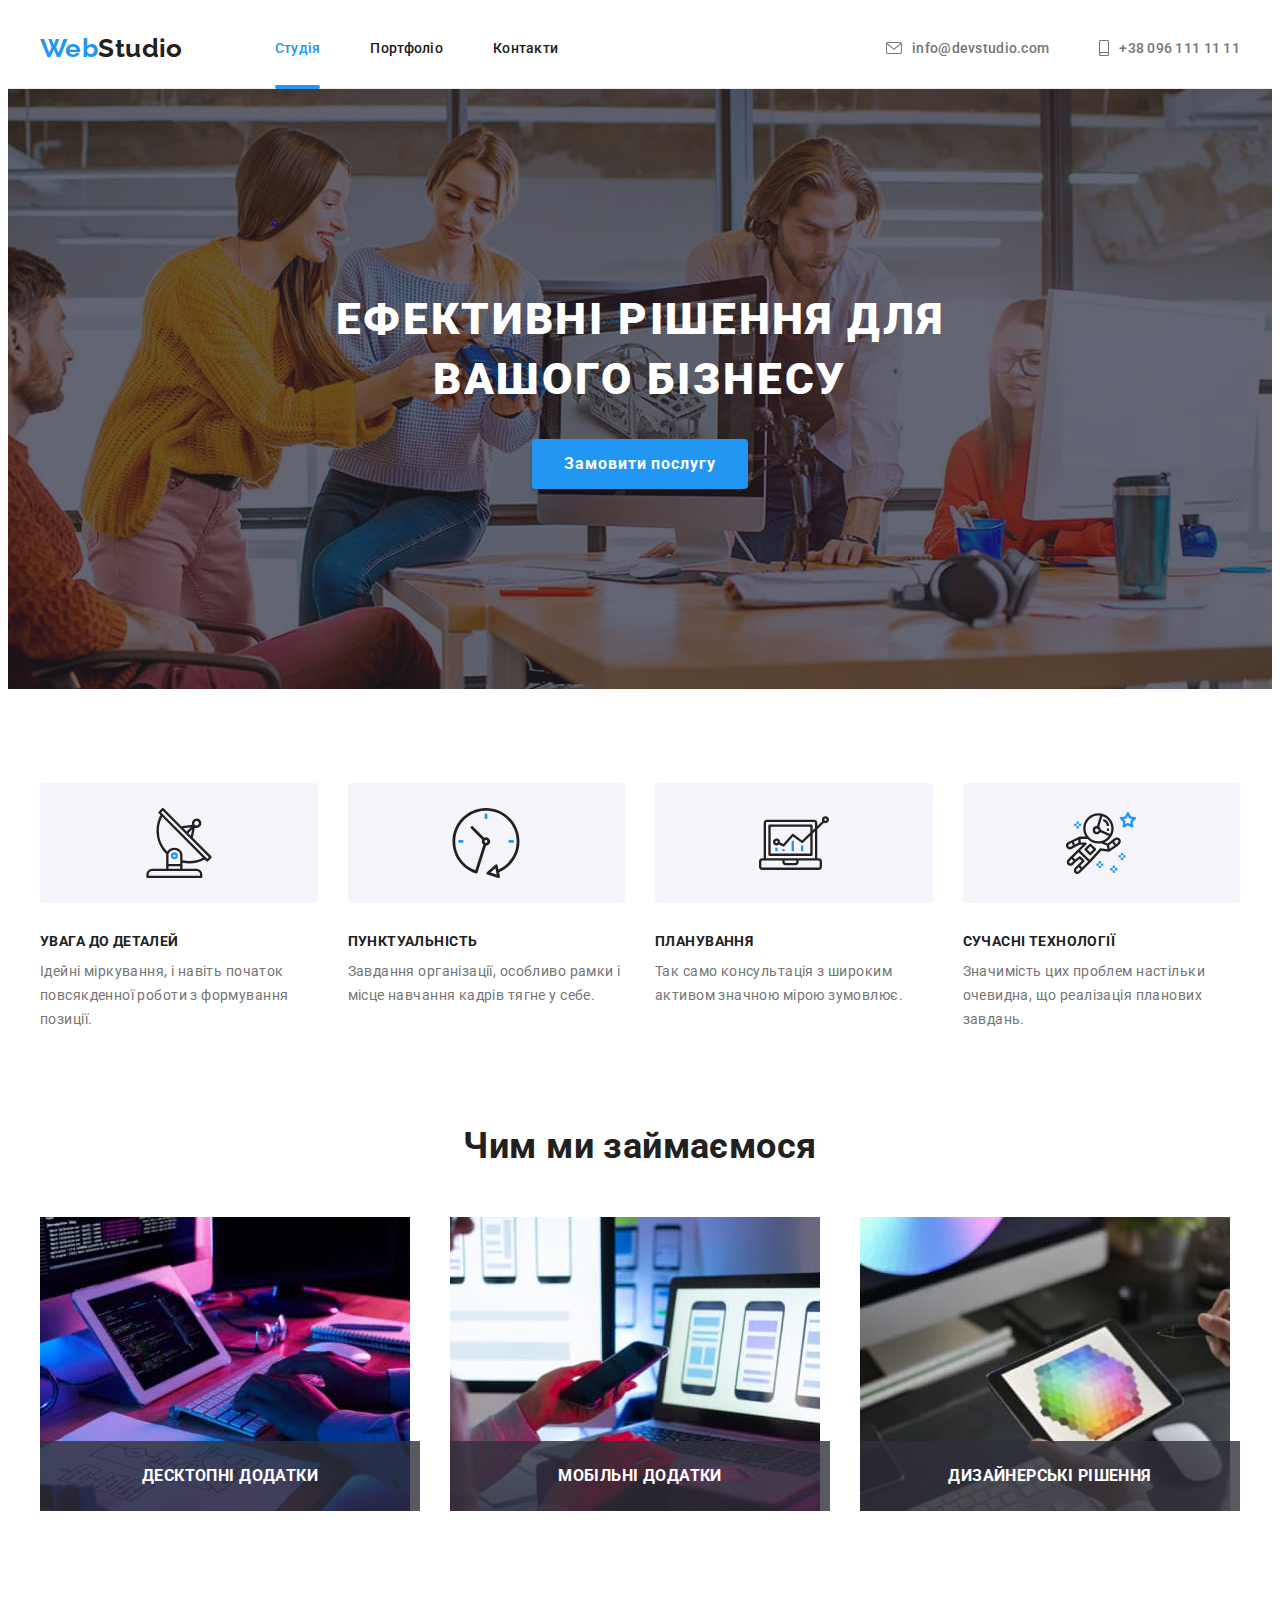
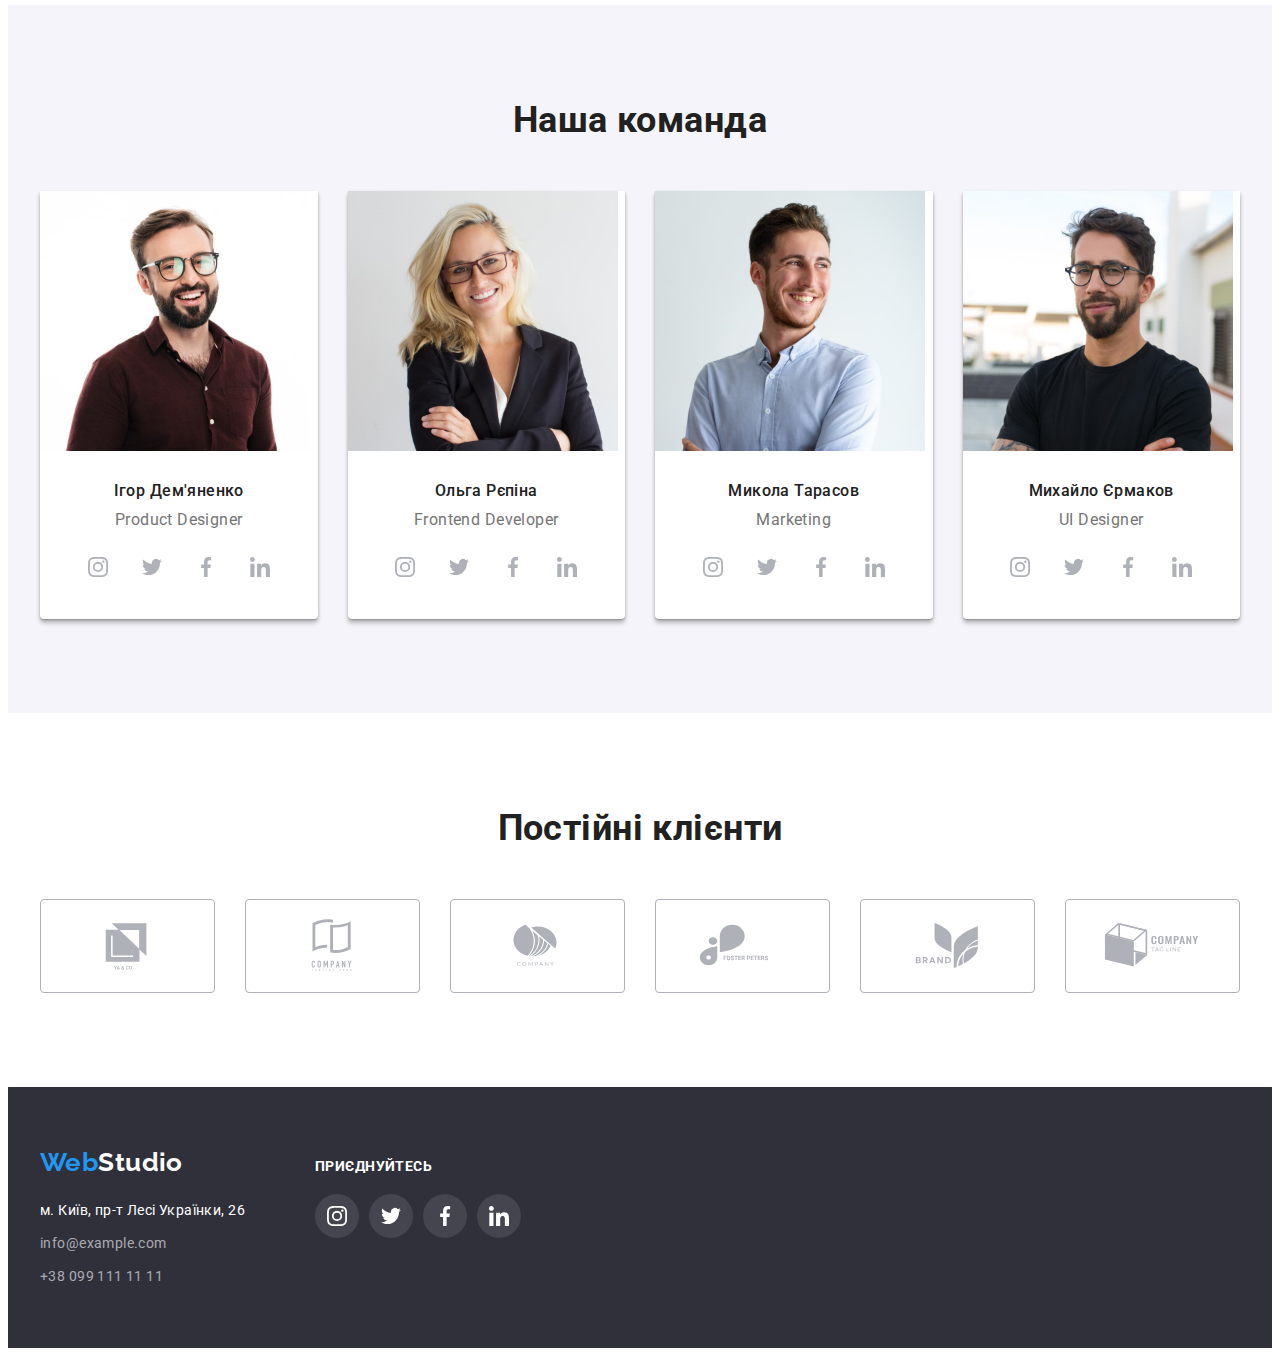
<file: index.html>
<!DOCTYPE html>
<html lang="uk">
  <head>
    <meta charset="UTF-8" />
    <meta http-equiv="X-UA-Compatible" content="IE=edge" />
    <meta name="viewport" content="width=device-width, initial-scale=1.0" />
    <title>Студія</title>
    <link rel="preconnect" href="https://fonts.googleapis.com" />
    <link rel="preconnect" href="https://fonts.gstatic.com" crossorigin />
    <link
      href="https://fonts.googleapis.com/css2?family=Raleway:wght@700&family=Roboto:wght@400;500;700;900&display=swap"
      rel="stylesheet"
    />
    <link
      rel="stylesheet"
      href="https://cdnjs.cloudflare.com/ajax/libs/modern-normalize/1.1.0/modern-normalize.min.css"
      integrity="sha512-wpPYUAdjBVSE4KJnH1VR1HeZfpl1ub8YT/NKx4PuQ5NmX2tKuGu6U/JRp5y+Y8XG2tV+wKQpNHVUX03MfMFn9Q=="
      crossorigin="anonymous"
      referrerpolicy="no-referrer"
    />
    <link rel="stylesheet" href="./css/styles.css" />
  </head>
  <body>
    <header class="top-page">
      <div class="container-top-page container">
        <a class="logo-top logo" href=""><span class="logo-first">Web</span>Studio</a>
        <nav class="nav">
          <ul class="list-nav list">
            <li class="nav-item">
              <a class="nav-link link current" href="./index.html">Студія</a>
            </li>
            <li class="nav-item"><a class="nav-link link" href="./portfolio.html">Портфоліо</a></li>
            <li class="nav-item"><a class="nav-link link" href="">Контакти</a></li>
          </ul>
        </nav>

        <ul class="contact list">
          <li class="contact-item">
            <a class="contact-link link" href="mailto:info@example.com">
              <svg class="contact-icon" width="16" height="12">
                <use href="./images/icons.svg#envelope"></use>
              </svg>
              info@devstudio.com
            </a>
          </li>
          <li class="contact-item">
            <a class="contact-link link" href="tel:380991111111">
              <svg class="contact-icon" width="10" height="16">
                <use href="./images/icons.svg#smartphone"></use>
              </svg>
              +38 096 111 11 11</a
            >
          </li>
        </ul>
      </div>
    </header>

    <main>
      <!--Герой-->
      <section class="hero">
        <div class="hero-container container">
          <h1 class="title">Ефективні рішення для вашого бізнесу</h1>
          <button class="main-btn btn" type="button" data-modal-open>Замовити послугу</button>
        </div>
      </section>
      <!--Наші переваги-->
      <section class="advantage section">
        <div class="container">
          <h2 class="visually-hidden">Наші переваги</h2>
          <ul class="list-advantage list">
            <li class="advantage-item satelite">
              <div class="box-icon">
                <svg class="advantage-icon" width="70" height="70">
                  <use href="./images/icons.svg#antenna"></use>
                </svg>
              </div>
              <h3 class="advantage-subtitle">Увага до деталей</h3>
              <p class="advantage-text">
                Ідейні міркування, і навіть початок повсякденної роботи з формування позиції.
              </p>
            </li>

            <li class="advantage-item clock">
              <div class="box-icon">
                <svg class="advantage-icon" width="70" height="70">
                  <use href="./images/icons.svg#clock"></use>
                </svg>
              </div>
              <h3 class="advantage-subtitle">Пунктуальність</h3>
              <p class="advantage-text">
                Завдання організації, особливо рамки і місце навчання кадрів тягне у себе.
              </p>
            </li>

            <li class="advantage-item plan">
              <div class="box-icon">
                <svg class="advantage-icon" width="70" height="70">
                  <use href="./images/icons.svg#diagram"></use>
                </svg>
              </div>
              <h3 class="advantage-subtitle">Планування</h3>
              <p class="advantage-text">
                Так само консультація з широким активом значною мірою зумовлює.
              </p>
            </li>

            <li class="advantage-item austronavt">
              <div class="box-icon">
                <svg class="advantage-icon" width="70" height="70">
                  <use href="./images/icons.svg#astronaut"></use>
                </svg>
              </div>
              <h3 class="advantage-subtitle">Сучасні технології</h3>
              <p class="advantage-text">
                Значимість цих проблем настільки очевидна, що реалізація планових завдань.
              </p>
            </li>
          </ul>
        </div>
      </section>
      <!--Чим ми займаємося-->
      <section class="practice section">
        <div class="container">
          <h2 class="practice-subtitle">Чим ми займаємося</h2>

          <ul class="list-practice list card-set">
            <li class="practice-item card-set-item">
              <img
                class="pic-practice"
                src="./images/index/what-we-do/img(4).jpg"
                alt="Розробка"
                width="370"
              />
              <div class="thumb">
                <h3>Десктопні додатки</h3>
              </div>
            </li>

            <li class="practice-item card-set-item">
              <img
                class="pic-practice"
                src="./images/index/what-we-do/img(5).jpg"
                alt="Адаптивна розробка"
                width="370"
              />
              <div class="thumb">
                <h3>Мобільні додатки</h3>
              </div>
            </li>

            <li class="practice-item card-set-item">
              <img
                class="pic-practice"
                src="./images/index/what-we-do/img(6).jpg"
                alt="Дизайн"
                width="370"
              />
              <div class="thumb">
                <h3>Дизайнерські рішення</h3>
              </div>
            </li>
          </ul>
        </div>
      </section>
      <!--Наша команда-->
      <section class="team section">
        <div class="container">
          <h2 class="team-title">Наша команда</h2>

          <ul class="list-team list card-set">
            <li class="team-item card-set-item">
              <img
                class="avatar"
                src="./images/index/our-team/productdesigner.jpg"
                alt="Ігор Дем'яненко"
                width="270"
              />
              <div class="avatar-content">
                <h3 class="team-subtitle">Ігор Дем'яненко</h3>
                <p lang="en" class="team-text">Product Designer</p>
                <ul class="list-icon list">
                  <li class="icon-item">
                    <a
                      class="link icon-link"
                      href="https://www.instagram.com/"
                      target="_blank"
                      rel="noopener noreferrer"
                      aria-label="instagram"
                      ><svg class="socials-icon" width="20" height="20">
                        <use href="./images/icons.svg#instagram"></use></svg
                    ></a>
                  </li>
                  <li class="icon-item">
                    <a
                      class="link icon-link"
                      href="https://twitter.com/"
                      target="_blank"
                      rel="noopener noreferrer"
                      aria-label="twitter"
                      ><svg class="socials-icon" width="20" height="20">
                        <use href="./images/icons.svg#twitter"></use></svg
                    ></a>
                  </li>
                  <li class="icon-item">
                    <a
                      class="link icon-link"
                      href="https://www.facebook.com/"
                      target="_blank"
                      rel="noopener noreferrer"
                      aria-label="facebook"
                      ><svg class="socials-icon" width="20" height="20">
                        <use href="./images/icons.svg#facebook"></use></svg
                    ></a>
                  </li>
                  <li class="icon-item">
                    <a
                      class="link icon-link"
                      href="https://ua.linkedin.com/"
                      target="_blank"
                      rel="noopener noreferrer"
                      aria-label="linkedin"
                      ><svg class="socials-icon" width="20" height="20">
                        <use href="./images/icons.svg#linkedin"></use></svg
                    ></a>
                  </li>
                </ul>
              </div>
            </li>

            <li class="team-item card-set-item">
              <img
                class="avatar"
                src="./images/index/our-team/frontenddeveloper.jpg"
                alt="Ольга Рєпіна"
                width="270"
              />
              <div class="avatar-content">
                <h3 class="team-subtitle">Ольга Рєпіна</h3>
                <p lang="en" class="team-text">Frontend Developer</p>
                <ul class="list-icon list">
                  <li class="icon-item">
                    <a
                      class="link icon-link"
                      href="https://www.instagram.com/"
                      target="_blank"
                      rel="noopener noreferrer"
                      aria-label="instagram"
                      ><svg class="socials-icon" width="20" height="20">
                        <use href="./images/icons.svg#instagram"></use></svg
                    ></a>
                  </li>
                  <li class="icon-item">
                    <a
                      class="link icon-link"
                      href="https://twitter.com/"
                      target="_blank"
                      rel="noopener noreferrer"
                      aria-label="twitter"
                      ><svg class="socials-icon" width="20" height="20">
                        <use href="./images/icons.svg#twitter"></use></svg
                    ></a>
                  </li>
                  <li class="icon-item">
                    <a
                      class="link icon-link"
                      href="https://www.facebook.com/"
                      target="_blank"
                      rel="noopener noreferrer"
                      aria-label="facebook"
                      ><svg class="socials-icon" width="20" height="20">
                        <use href="./images/icons.svg#facebook"></use></svg
                    ></a>
                  </li>
                  <li class="icon-item">
                    <a
                      class="link icon-link"
                      href="https://ua.linkedin.com/"
                      target="_blank"
                      rel="noopener noreferrer"
                      aria-label="linkedin"
                      ><svg class="socials-icon" width="20" height="20">
                        <use href="./images/icons.svg#linkedin"></use></svg
                    ></a>
                  </li>
                </ul>
              </div>
            </li>

            <li class="team-item card-set-item">
              <img
                class="avatar"
                src="./images/index/our-team/marketing.jpg"
                alt="Микола Тарасов"
                width="270"
              />
              <div class="avatar-content">
                <h3 class="team-subtitle">Микола Тарасов</h3>
                <p lang="en" class="team-text">Marketing</p>
                <ul class="list-icon list">
                  <li class="icon-item">
                    <a
                      class="link icon-link"
                      href="https://www.instagram.com/"
                      target="_blank"
                      rel="noopener noreferrer"
                      aria-label="instagram"
                      ><svg class="socials-icon" width="20" height="20">
                        <use href="./images/icons.svg#instagram"></use></svg
                    ></a>
                  </li>

                  <li class="icon-item">
                    <a
                      class="link icon-link"
                      href="https://twitter.com/"
                      target="_blank"
                      rel="noopener noreferrer"
                      aria-label="twitter"
                      ><svg class="socials-icon" width="20" height="20">
                        <use href="./images/icons.svg#twitter"></use></svg
                    ></a>
                  </li>

                  <li class="icon-item">
                    <a
                      class="link icon-link"
                      href="https://www.facebook.com/"
                      target="_blank"
                      rel="noopener noreferrer"
                      aria-label="facebook"
                      ><svg class="socials-icon" width="20" height="20">
                        <use href="./images/icons.svg#facebook"></use></svg
                    ></a>
                  </li>

                  <li class="icon-item">
                    <a
                      class="link icon-link"
                      href="https://ua.linkedin.com/"
                      target="_blank"
                      rel="noopener noreferrer"
                      aria-label="linkedin"
                      ><svg class="socials-icon" width="20" height="20">
                        <use href="./images/icons.svg#linkedin"></use></svg
                    ></a>
                  </li>
                </ul>
              </div>
            </li>

            <li class="team-item card-set-item">
              <img
                class="avatar"
                src="./images/index/our-team/uidesigner.jpg"
                alt="Михайло Єрмаков"
                width="270"
              />
              <div class="avatar-content">
                <h3 class="team-subtitle">Михайло Єрмаков</h3>
                <p class="team-text" lang="en">UI Designer</p>
                <ul class="list-icon list">
                  <li class="icon-item">
                    <a
                      class="link icon-link"
                      href="https://www.instagram.com/"
                      target="_blank"
                      rel="noopener noreferrer"
                      aria-label="instagram"
                      ><svg class="socials-icon" width="20" height="20">
                        <use href="./images/icons.svg#instagram"></use></svg
                    ></a>
                  </li>
                  <li class="icon-item">
                    <a
                      class="link icon-link"
                      href="https://twitter.com/"
                      target="_blank"
                      rel="noopener noreferrer"
                      aria-label="twitter"
                      ><svg class="socials-icon" width="20" height="20">
                        <use href="./images/icons.svg#twitter"></use></svg
                    ></a>
                  </li>
                  <li class="icon-item">
                    <a
                      class="link icon-link"
                      href="https://www.facebook.com/"
                      target="_blank"
                      rel="noopener noreferrer"
                      aria-label="facebook"
                      ><svg class="socials-icon" width="20" height="20">
                        <use href="./images/icons.svg#facebook"></use></svg
                    ></a>
                  </li>
                  <li class="icon-item">
                    <a
                      class="link icon-link"
                      href="https://ua.linkedin.com/"
                      target="_blank"
                      rel="noopener noreferrer"
                      aria-label="linkedin"
                      ><svg class="socials-icon" width="20" height="20">
                        <use href="./images/icons.svg#linkedin"></use></svg
                    ></a>
                  </li>
                </ul>
              </div>
            </li>
          </ul>
        </div>
      </section>
      <!--Постійні клієнти-->
      <section class="client section">
        <div class="container">
          <h2 class="client-title">Постійні клієнти</h2>
          <ul class="client-list list">
            <li class="client-item">
              <a
                class="client-link link"
                href=""
                target="_blank"
                rel="noopener noreferrer"
                aria-label=""
              >
                <svg class="client-icon" width="106" height="60">
                  <use href="./images/icons.svg#Logo"></use>
                </svg>
              </a>
            </li>

            <li class="client-item">
              <a
                class="client-link link"
                href=""
                target="_blank"
                rel="noopener noreferrer"
                aria-label=""
              >
                <svg class="client-icon" width="106" height="60">
                  <use href="./images/icons.svg#Logo-1"></use>
                </svg>
              </a>
            </li>

            <li class="client-item">
              <a
                class="client-link link"
                href=""
                target="_blank"
                rel="noopener noreferrer"
                aria-label=""
              >
                <svg class="client-icon" width="106" height="60">
                  <use href="./images/icons.svg#Logo-2"></use>
                </svg>
              </a>
            </li>

            <li class="client-item">
              <a
                class="client-link link"
                href=""
                target="_blank"
                rel="noopener noreferrer"
                aria-label=""
              >
                <svg class="client-icon" width="106" height="60">
                  <use href="./images/icons.svg#Logo-3"></use>
                </svg>
              </a>
            </li>

            <li class="client-item">
              <a
                class="client-link link"
                href=""
                target="_blank"
                rel="noopener noreferrer"
                aria-label=""
              >
                <svg class="client-icon" width="106" height="60">
                  <use href="./images/icons.svg#Logo-4"></use>
                </svg>
              </a>
            </li>

            <li class="client-item">
              <a
                class="client-link link"
                href=""
                target="_blank"
                rel="noopener noreferrer"
                aria-label=""
              >
                <svg class="client-icon" width="106" height="60">
                  <use href="./images/icons.svg#Logo-5"></use>
                </svg>
              </a>
            </li>
          </ul>
        </div>
      </section>
    </main>

    <footer class="bottom-page">
      <div class="container-bottom-page container">
        <div class="info-box">
          <a class="logo-bottom logo" href=""><span class="logo-first">Web</span>Studio</a>

          <address class="info">
            <ul class="list-info list">
              <li class="info-item">
                <a
                  class="map-link link"
                  href="https://goo.gl/maps/CPtrU1FHBa2aNyZL9"
                  target="_blank"
                  rel="noopener noreferrer"
                >
                  м. Київ, пр-т Лесі Українки, 26
                </a>
              </li>

              <li class="info-item">
                <a class="info-link link" href="mailto:info@example.com">info@example.com</a>
              </li>

              <li class="info-item">
                <a class="info-link link" href="tel:380991111111">+38 099 111 11 11</a>
              </li>
            </ul>
          </address>
        </div>

        <div class="socials-box">
          <b class="bottom-title">приєднуйтесь</b>
          <ul class="list bt-socials-list">
            <li>
              <a
                class="link bt-socials-link"
                href="https://www.instagram.com/"
                target="_blank"
                rel="noopener noreferrer"
                aria-label="instagram"
              >
                <svg class="bt-socials-icon" width="20" height="20">
                  <use href="./images/icons.svg#instagram"></use>
                </svg>
              </a>
            </li>

            <li>
              <a
                class="link bt-socials-link"
                href="https://twitter.com/"
                target="_blank"
                rel="noopener noreferrer"
                aria-label="twitter"
              >
                <svg class="bt-socials-icons" width="20" height="20">
                  <use href="./images/icons.svg#twitter"></use>
                </svg>
              </a>
            </li>

            <li>
              <a
                class="link bt-socials-link"
                href="https://www.facebook.com/"
                target="_blank"
                rel="noopener noreferrer"
                aria-label="facebook"
              >
                <svg class="bt-socials-icon" width="20" height="20">
                  <use href="./images/icons.svg#facebook"></use>
                </svg>
              </a>
            </li>

            <li>
              <a
                class="link bt-socials-link"
                href="https://ua.linkedin.com/"
                target="_blank"
                rel="noopener noreferrer"
                aria-label="linkedin"
              >
                <svg class="bt-socials-icon" width="20" height="20">
                  <use href="./images/icons.svg#linkedin"></use>
                </svg>
              </a>
            </li>
          </ul>
        </div>
      </div>
    </footer>

    <!-- Модальне вікно -->
    <div class="backdrop is-hidden" data-modal>
      <div class="modal">
        <button class="btn modal-btn" type="button" data-modal-close>
          <svg class="modal-icon" width="11" height="11">
            <use href="./images/icons.svg#icon-Vector"></use>
          </svg>
        </button>
      </div>
    </div>

    <script src="./js/modal.js"></script>
  </body>
</html>
</file>
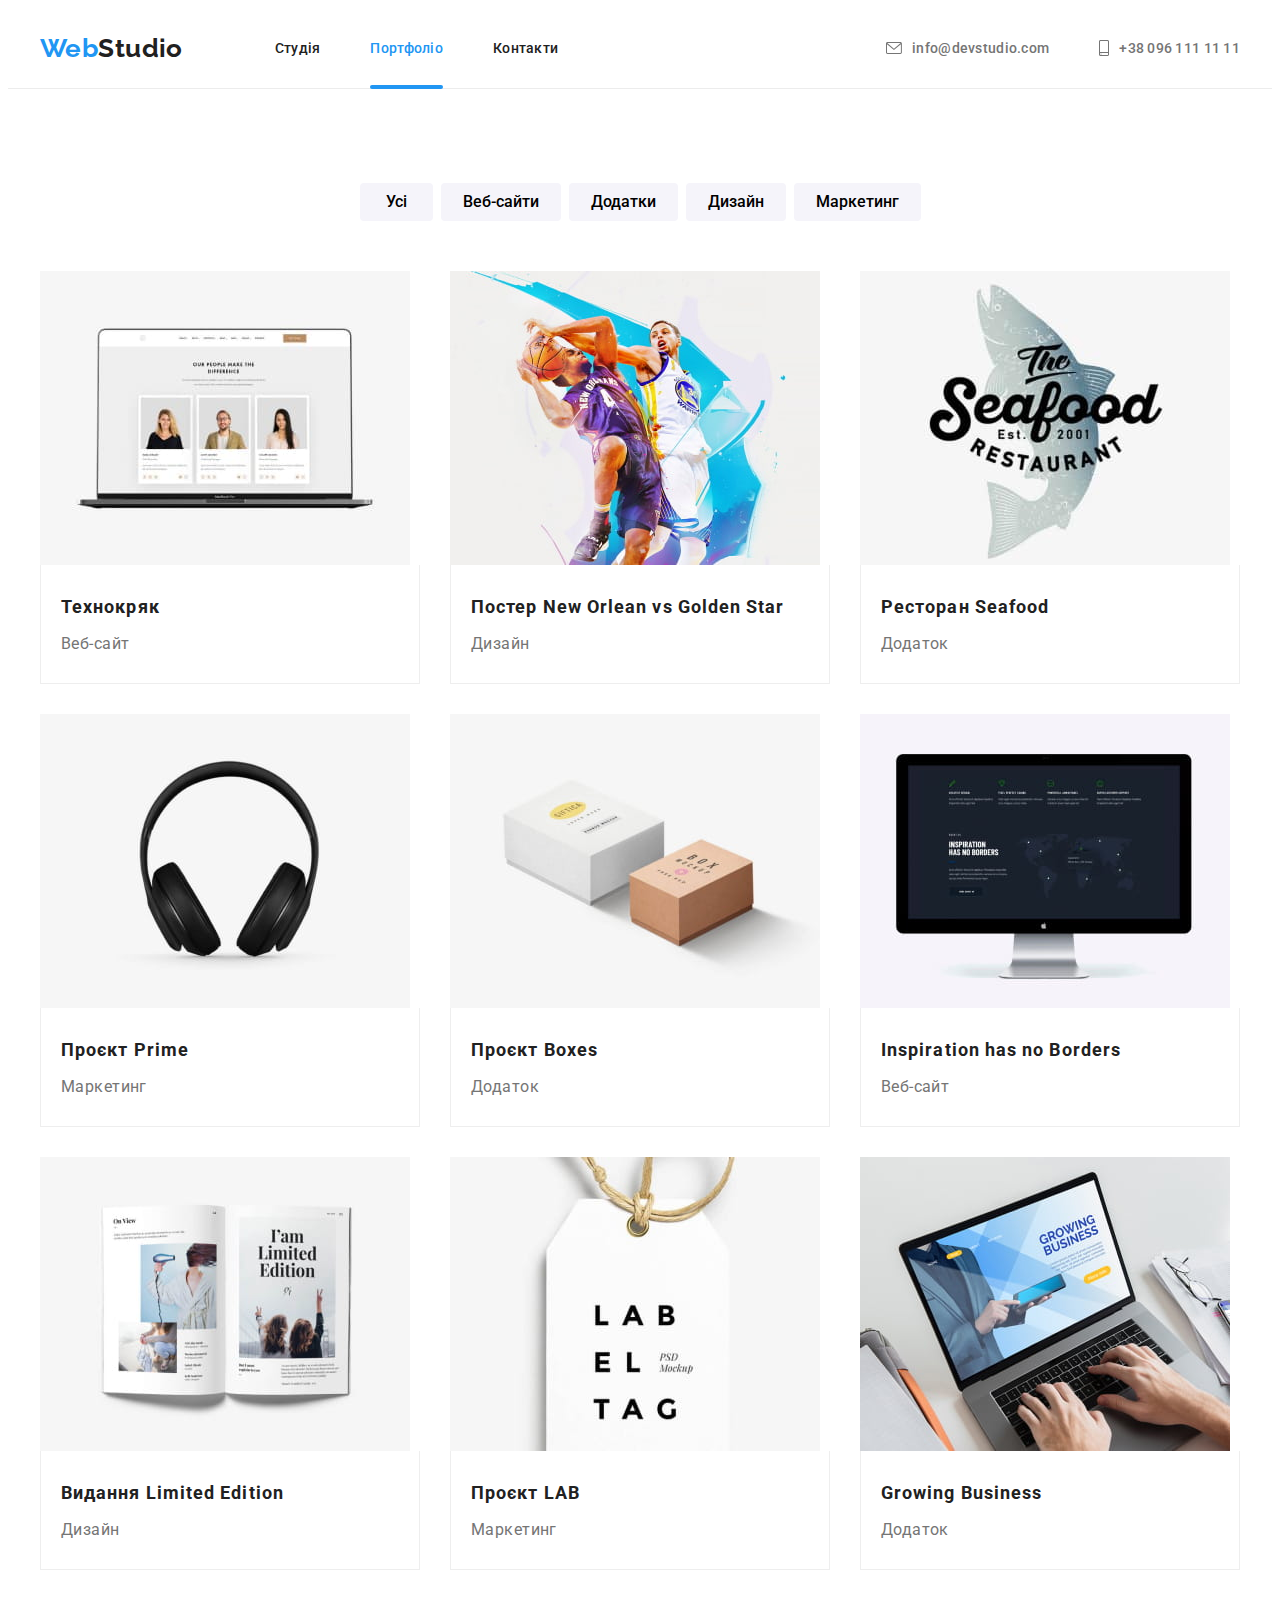
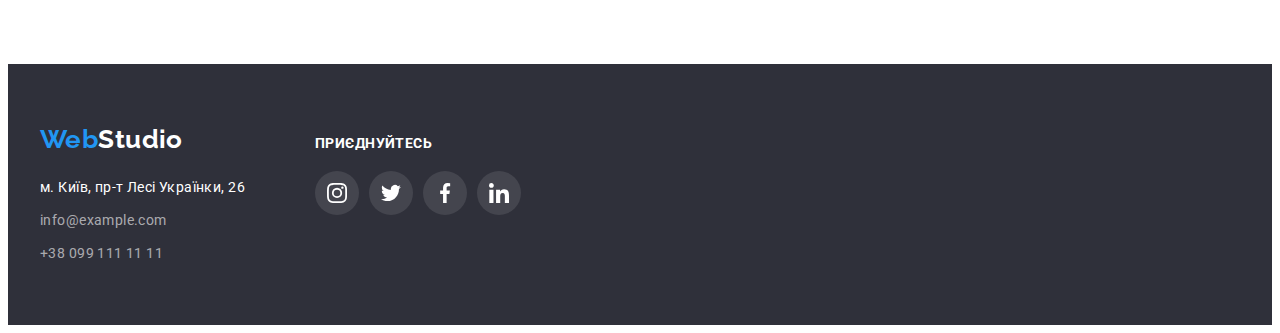
<file: portfolio.html>
<!DOCTYPE html>
<html lang="uk">
  <head>
    <meta charset="UTF-8" />
    <meta http-equiv="X-UA-Compatible" content="IE=edge" />
    <meta name="viewport" content="width=device-width, initial-scale=1.0" />
    <title>Портфоліо</title>
    <link rel="preconnect" href="https://fonts.googleapis.com" />
    <link rel="preconnect" href="https://fonts.gstatic.com" crossorigin />
    <link
      href="https://fonts.googleapis.com/css2?family=Raleway:wght@700&family=Roboto:wght@400;500;700;900&display=swap"
      rel="stylesheet"
    />
    <link
      rel="stylesheet"
      href="https://cdnjs.cloudflare.com/ajax/libs/modern-normalize/1.1.0/modern-normalize.min.css"
      integrity="sha512-wpPYUAdjBVSE4KJnH1VR1HeZfpl1ub8YT/NKx4PuQ5NmX2tKuGu6U/JRp5y+Y8XG2tV+wKQpNHVUX03MfMFn9Q=="
      crossorigin="anonymous"
      referrerpolicy="no-referrer"
    />
    <link rel="stylesheet" href="./css/styles.css" />
  </head>
  <body>
    <header class="top-page">
      <div class="container-top-page container">
        <a class="logo-top logo" href=""><span class="logo-first">Web</span>Studio</a>
        <nav class="nav">
          <ul class="list-nav list">
            <li class="nav-item">
              <a class="nav-link link" href="./index.html">Студія</a>
            </li>
            <li class="nav-item">
              <a class="nav-link link current" href="./portfolio.html">Портфоліо</a>
            </li>
            <li class="nav-item"><a class="nav-link link" href="">Контакти</a></li>
          </ul>
        </nav>

        <ul class="contact list">
          <li class="contact-item">
            <a class="contact-link link" href="mailto:info@example.com">
              <svg class="contact-icon" width="16" height="12">
                <use href="./images/icons.svg#envelope"></use>
              </svg>
              info@devstudio.com
            </a>
          </li>
          <li class="contact-item">
            <a class="contact-link link" href="tel:380991111111">
              <svg class="contact-icon" width="10" height="16">
                <use href="./images/icons.svg#smartphone"></use>
              </svg>
              +38 096 111 11 11</a
            >
          </li>
        </ul>
      </div>
    </header>

    <main class="page">
      <!-- Усі Портфоліо -->
      <section class="section">
        <div class="portfol-container container">
          <h1 class="visually-hidden">Портфоліо</h1>

          <ul class="list-btn-filter list">
            <li class="filter-item"><button class="btn-filter btn" type="button">Усі</button></li>

            <li class="filter-item">
              <button class="btn-filter btn" type="button">Веб-сайти</button>
            </li>

            <li class="filter-item">
              <button class="btn-filter btn" type="button">Додатки</button>
            </li>

            <li class="filter-item">
              <button class="btn-filter btn" type="button">Дизайн</button>
            </li>

            <li class="filter-item">
              <button class="btn-filter btn" type="button">Маркетинг</button>
            </li>
          </ul>

          <ul class="portfolio-list list card-set">
            <li class="portfol-item card-set-item">
              <a href="" class="portfol-link">
                <div class="portfol-thumb">
                  <img
                    class="portfol-pic"
                    src="./images/portfolio/all/laptop.jpg"
                    alt="Ноутбук з веб-сайтом"
                    width="370"
                    height="294"
                  />
                  <div class="overlay">
                    <p class="overlay-desc">
                      Ресурс пропонує комплексні пропозиції з різним рівнем функціоналу та сервісів.
                      Все це дозволить відвідувачу отримати вичерпні відомості про компанію чи
                      приватну особу.
                    </p>
                  </div>
                </div>
                <div class="portfol-set">
                  <h2 class="portfol-subtitle">Технокряк</h2>
                  <p class="portfol-text">Веб-сайт</p>
                </div>
              </a>
            </li>

            <li class="portfol-item card-set-item">
              <a href="" class="portfol-link">
                <div class="portfol-thumb">
                  <img
                    class="portfol-pic"
                    src="./images/portfolio/all/basketball.jpg"
                    alt="Баскетболісти"
                    width="370"
                    height="294"
                  />
                  <div class="overlay">
                    <p class="overlay-desc">
                      Ресурс пропонує комплексні пропозиції з різним рівнем функціоналу та сервісів.
                      Все це дозволить відвідувачу отримати вичерпні відомості про компанію чи
                      приватну особу.
                    </p>
                  </div>
                </div>
                <div class="portfol-set">
                  <h2 class="portfol-subtitle" lang="en">
                    <span lang="uk">Постер</span> New Orlean vs Golden Star
                  </h2>
                  <p class="portfol-text">Дизайн</p>
                </div>
              </a>
            </li>

            <li class="portfol-item card-set-item">
              <a href="" class="portfol-link">
                <div class="portfol-thumb">
                  <img
                    class="portfol-pic"
                    src="./images/portfolio/all/seafood.jpg"
                    alt="Риба логотип"
                    width="370"
                    height="294"
                  />
                  <div class="overlay">
                    <p class="overlay-desc">
                      Ресурс пропонує комплексні пропозиції з різним рівнем функціоналу та сервісів.
                      Все це дозволить відвідувачу отримати вичерпні відомості про компанію чи
                      приватну особу.
                    </p>
                  </div>
                </div>
                <div class="portfol-set">
                  <h2 class="portfol-subtitle">Ресторан <span lang="en">Seafood</span></h2>
                  <p class="portfol-text">Додаток</p>
                </div>
              </a>
            </li>

            <li class="portfol-item card-set-item">
              <a href="" class="portfol-link">
                <div class="portfol-thumb">
                  <img
                    class="portfol-pic"
                    src="./images/portfolio/all/headphones.jpg"
                    alt="Навушники"
                    width="370"
                    height="294"
                  />
                  <div class="overlay">
                    <p class="overlay-desc">
                      Ресурс пропонує комплексні пропозиції з різним рівнем функціоналу та сервісів.
                      Все це дозволить відвідувачу отримати вичерпні відомості про компанію чи
                      приватну особу.
                    </p>
                  </div>
                </div>
                <div class="portfol-set">
                  <h2 class="portfol-subtitle">Проєкт <span lang="en">Prime</span></h2>
                  <p class="portfol-text">Маркетинг</p>
                </div>
              </a>
            </li>

            <li class="portfol-item card-set-item">
              <a href="" class="portfol-link">
                <div class="portfol-thumb">
                  <img
                    class="portfol-pic"
                    src="./images/portfolio/all/box.jpg"
                    alt="Коробки"
                    width="370"
                    height="294"
                  />
                  <div class="overlay">
                    <p class="overlay-desc">
                      Ресурс пропонує комплексні пропозиції з різним рівнем функціоналу та сервісів.
                      Все це дозволить відвідувачу отримати вичерпні відомості про компанію чи
                      приватну особу.
                    </p>
                  </div>
                </div>
                <div class="portfol-set">
                  <h2 class="portfol-subtitle">Проєкт <span lang="en">Boxes</span></h2>
                  <p class="portfol-text">Додаток</p>
                </div>
              </a>
            </li>

            <li class="portfol-item card-set-item">
              <a href="" class="portfol-link">
                <div class="portfol-thumb">
                  <img
                    class="portfol-pic"
                    src="./images/portfolio/all/monitor.jpg"
                    alt="Монітор з веб-сайтом"
                    width="370"
                    height="294"
                  />
                  <div class="overlay">
                    <p class="overlay-desc">
                      Ресурс пропонує комплексні пропозиції з різним рівнем функціоналу та сервісів.
                      Все це дозволить відвідувачу отримати вичерпні відомості про компанію чи
                      приватну особу.
                    </p>
                  </div>
                </div>
                <div class="portfol-set">
                  <h2 class="portfol-subtitle" lang="en">Inspiration has no Borders</h2>
                  <p class="portfol-text">Веб-сайт</p>
                </div>
              </a>
            </li>

            <li class="portfol-item card-set-item">
              <a href="" class="portfol-link">
                <div class="portfol-thumb">
                  <img
                    class="portfol-pic"
                    src="./images/portfolio/all/book.jpg"
                    alt="Книга"
                    width="370"
                    height="294"
                  />
                  <div class="overlay">
                    <p class="overlay-desc">
                      Ресурс пропонує комплексні пропозиції з різним рівнем функціоналу та сервісів.
                      Все це дозволить відвідувачу отримати вичерпні відомості про компанію чи
                      приватну особу.
                    </p>
                  </div>
                </div>
                <div class="portfol-set">
                  <h2 class="portfol-subtitle" lang="en">
                    <span lang="uk">Видання</span> Limited Edition
                  </h2>
                  <p class="portfol-text">Дизайн</p>
                </div>
              </a>
            </li>

            <li class="portfol-item card-set-item">
              <a href="" class="portfol-link">
                <div class="portfol-thumb">
                  <img
                    class="portfol-pic"
                    src="./images/portfolio/all/label.jpg"
                    alt="LAB"
                    width="370"
                    height="294"
                  />
                  <div class="overlay">
                    <p class="overlay-desc">
                      Ресурс пропонує комплексні пропозиції з різним рівнем функціоналу та сервісів.
                      Все це дозволить відвідувачу отримати вичерпні відомості про компанію чи
                      приватну особу.
                    </p>
                  </div>
                </div>
                <div class="portfol-set">
                  <h2 class="portfol-subtitle">Проєкт <span lang="en">LAB</span></h2>
                  <p class="portfol-text">Маркетинг</p>
                </div>
              </a>
            </li>

            <li class="portfol-item card-set-item">
              <a href="" class="portfol-link">
                <div class="portfol-thumb">
                  <img
                    class="portfol-pic"
                    src="./images/portfolio/all/laptop-2.jpg"
                    alt="Ноутбук з веб-сайтом"
                    width="370"
                    height="294"
                  />
                  <div class="overlay">
                    <p class="overlay-desc">
                      Ресурс пропонує комплексні пропозиції з різним рівнем функціоналу та сервісів.
                      Все це дозволить відвідувачу отримати вичерпні відомості про компанію чи
                      приватну особу.
                    </p>
                  </div>
                </div>
                <div class="portfol-set">
                  <h2 class="portfol-subtitle" lang="en">Growing Business</h2>
                  <p class="portfol-text">Додаток</p>
                </div>
              </a>
            </li>
          </ul>
        </div>
      </section>
    </main>

    <footer class="bottom-page">
      <div class="container-bottom-page container">
        <div class="info-box">
          <a class="logo-bottom logo" href=""><span class="logo-first">Web</span>Studio</a>

          <address class="info">
            <ul class="list-info list">
              <li class="info-item">
                <a
                  class="map-link link"
                  href="https://goo.gl/maps/CPtrU1FHBa2aNyZL9"
                  target="_blank"
                  rel="noopener noreferrer"
                >
                  м. Київ, пр-т Лесі Українки, 26
                </a>
              </li>

              <li class="info-item">
                <a class="info-link link" href="mailto:info@example.com">info@example.com</a>
              </li>

              <li class="info-item">
                <a class="info-link link" href="tel:380991111111">+38 099 111 11 11</a>
              </li>
            </ul>
          </address>
        </div>

        <div class="socials-box">
          <b class="bottom-title">приєднуйтесь</b>
          <ul class="list bt-socials-list">
            <li>
              <a
                class="link bt-socials-link"
                href="https://www.instagram.com/"
                target="_blank"
                rel="noopener noreferrer"
                aria-label="instagram"
              >
                <svg class="bt-socials-icon" width="20" height="20">
                  <use href="./images/icons.svg#instagram"></use>
                </svg>
              </a>
            </li>

            <li>
              <a
                class="link bt-socials-link"
                href="https://twitter.com/"
                target="_blank"
                rel="noopener noreferrer"
                aria-label="twitter"
              >
                <svg class="bt-socials-icons" width="20" height="20">
                  <use href="./images/icons.svg#twitter"></use>
                </svg>
              </a>
            </li>

            <li>
              <a
                class="link bt-socials-link"
                href="https://www.facebook.com/"
                target="_blank"
                rel="noopener noreferrer"
                aria-label="facebook"
              >
                <svg class="bt-socials-icon" width="20" height="20">
                  <use href="./images/icons.svg#facebook"></use>
                </svg>
              </a>
            </li>

            <li>
              <a
                class="link bt-socials-link"
                href="https://ua.linkedin.com/"
                target="_blank"
                rel="noopener noreferrer"
                aria-label="linkedin"
              >
                <svg class="bt-socials-icon" width="20" height="20">
                  <use href="./images/icons.svg#linkedin"></use>
                </svg>
              </a>
            </li>
          </ul>
        </div>
      </div>
    </footer>
  </body>
</html>
</file>
<file: css/styles.css>
:root {
  /*bg colors*/
  --main-bg-cl: #ffffff;
  --cart-border-cl: 1px solid #eeeeee;
  --header-border-cl: #ececec;
  --secondary-bg-cl: #2f303a;
  --bg-cl-hero: #c4c4c4;
  --third-bg-cl: #f5f4fa;
  --accent-cl: #2196f3;
  --accent-cl-90: rgba(33, 150, 243, 0.9);
  --main-page-btn-cl: #188ce8;
  --socials-cl: #afb1b8;
  --section-ptf-cl: #eeeeee;
  --grad-hero: rgba(47, 48, 58, 0.4);
  --bg-what-we-do: rgba(47, 48, 58, 0.8);
  --bg-overlay: rgba(0, 0, 0, 0.2);
  /*text colors */
  --main-text-cl: #212121;
  --secondary-text-cl: #757575;
  --logo-cl: #000000;
  --foter-cont-cl-60: rgba(255, 255, 255, 0.6);
  --foter-cont-cl-10: rgba(255, 255, 255, 0.1);
  /* fonts */
  --main-font: 'Roboto', sans-serif;
  --logo-font: 'Raleway', sans-serif;
  /* other */
  --main-bord-rad: 4px;
  --secondary-font-weight: 700;
  --third-font-weight: 500;
  --indent: 30px;
  --item: 3;
  --main-animation: 250ms cubic-bezier(0.4, 0, 0.2, 1);
}

body {
  color: var(--main-text-cl);
  font-family: var(--main-font);
  font-size: 14px;
  line-height: calc(24 / 14);
  letter-spacing: 0.03em;
}

.container {
  width: 1200px;
  padding-left: 15px;
  padding-right: 15px;
  margin-left: auto;
  margin-right: auto;
}

.section {
  padding: 94px 0;
}

.card-set {
  display: flex;
  flex-wrap: wrap;
  gap: var(--indent);
}

.card-set-item {
  flex-basis: calc((100% - var(--indent) * (var(--item) - 1)) / var(--item));
}

/* reset and pseudoclasses */

h1,
h2,
h3,
h4,
h5,
h6,
p {
  margin: 0;
}

img {
  display: block;
  max-width: 100%;
  height: auto;
}

.visually-hidden {
  position: absolute;
  width: 1px;
  height: 1px;
  margin: -1px;
  border: 0;
  padding: 0;

  white-space: nowrap;
  clip-path: inset(100%);
  clip: rect(0 0 0 0);
  overflow: hidden;
}

.list {
  list-style: none;
  margin: 0;
  padding: 0;
}

.link {
  text-decoration: none;
  color: currentColor;

  transition: background-color var(--main-animation), color var(--main-animation),
    fill var(--main-animation), border var(--main-animation);
}

.portfol-link {
  text-decoration: none;
  color: currentColor;
  display: block;

  transition: box-shadow var(--main-animation);
}

.portfol-link:hover .overlay,
.portfol-link:focus .overlay {
  transform: translateY(0);
}

.portfol-link:hover,
.portfol-link:focus {
  box-shadow: 0px 1px 1px rgba(0, 0, 0, 0.12), 0px 4px 4px rgba(0, 0, 0, 0.06),
    1px 4px 6px rgba(0, 0, 0, 0.16);
}

.link:hover,
.link:focus {
  color: var(--accent-cl);
}

.btn {
  border: none;
  cursor: pointer;

  transition: background-color var(--main-animation), color var(--main-animation),
    box-shadow var(--main-animation);
}

.main-btn:hover,
.main-btn:focus {
  background-color: var(--main-page-btn-cl);
}

.main-btn:active {
  background-color: var(--main-page-btn-cl);
}

.btn-filter:hover,
.btn-filter:focus {
  color: var(--main-bg-cl);
  background-color: var(--accent-cl);
  box-shadow: 0px 3px 1px rgba(0, 0, 0, 0.1), 0px 1px 2px rgba(0, 0, 0, 0.08),
    0px 2px 2px rgba(0, 0, 0, 0.12);
}

.btn-filter:active {
  color: var(--main-bg-cl);
  background-color: var(--accent-cl);
}

.info {
  font-style: normal;
}

.icon-link:hover,
.icon-link:focus {
  background-color: var(--accent-cl);
  fill: var(--main-bg-cl);
}

.client-link:hover,
.client-link:focus {
  border: 1px solid var(--accent-cl);
  fill: var(--accent-cl);
}

.bt-socials-link:hover,
.bt-socials-link:focus {
  background-color: var(--accent-cl);
}

/* Header */

.top-page {
  border-bottom: 1px solid var(--header-border-cl);
}

.container-top-page {
  display: flex;
  align-items: center;
}

.logo {
  color: var(--main-text-cl);
  text-decoration: none;
  font-family: var(--logo-font);
  font-weight: var(--secondary-font-weight);
  font-size: 26px;
  line-height: calc(31 / 26);
}

.logo-top {
  margin-right: 92px;
}

.logo-first {
  color: var(--accent-cl);
}

.nav {
  margin-right: auto;
}

.list-nav {
  display: flex;
  flex-wrap: wrap;
  gap: 50px;
}

.nav-link {
  display: block;
  padding: 32px 0;
  color: var(--main-text-cl);
  font-weight: var(--third-font-weight);
  font-size: 14px;
  line-height: calc(16 / 14);
  letter-spacing: 0.02em;
}

.current {
  color: var(--accent-cl);
  position: relative;
}

.current::after {
  content: '';
  width: 100%;
  height: 4px;

  position: absolute;
  left: 0;
  bottom: -1px;

  display: block;
  border-radius: 2px;
  background-color: var(--accent-cl);
}

.contact {
  display: flex;
  gap: 50px;
}

.contact-link {
  display: flex;
  align-items: center;
  padding: 32px 0;
  gap: 10px;

  color: var(--secondary-text-cl);
  font-weight: var(--third-font-weight);
  font-size: 14px;
  line-height: calc(16 / 14);
  letter-spacing: 0.02em;
}

.contact-icon {
  fill: currentColor;
}

/* main studio*/

/* section hero */
.hero {
  max-width: 1600px;
  height: 600px;
  margin-right: auto;
  margin-left: auto;

  background-color: var(--bg-cl-hero);
  text-align: center;
  background-image: linear-gradient(to right, var(--grad-hero), var(--grad-hero)),
    url(../images/index/hero/bg-hero.jpg);
  background-position: center;
  background-repeat: no-repeat;
  background-size: cover;
}

.hero-container {
  padding-top: 200px;
  padding-bottom: 200px;
}

.title {
  color: var(--main-bg-cl);

  font-weight: 900;
  font-size: 44px;
  line-height: calc(60 / 44);
  letter-spacing: 0.06em;
  text-transform: uppercase;

  margin-bottom: 30px;
  width: 696px;
  margin-left: auto;
  margin-right: auto;
}

.main-btn {
  background-color: var(--accent-cl);
  color: var(--main-bg-cl);
  box-shadow: 0px 4px 4px rgba(0, 0, 0, 0.15);
  border-radius: var(--main-bord-rad);

  font-family: inherit;
  font-weight: var(--secondary-font-weight);
  font-size: 16px;
  line-height: calc(30 / 16);
  letter-spacing: 0.06em;

  padding: 10px 32px;
  min-width: 216px;
  min-height: 50px;
}

/* section our advantages */

.list-advantage {
  display: flex;
  gap: var(--indent);
}

.advantage-item {
  flex-basis: calc((100% - 90px) / 4);
}

.box-icon {
  display: flex;
  align-items: center;
  justify-content: center;

  height: 120px;
  margin: 0 0 30px;
  border-radius: 4px;

  background-color: var(--third-bg-cl);
}

.advantage-subtitle {
  font-weight: var(--secondary-font-weight);
  font-size: 14px;
  line-height: calc(16 / 14);
  text-transform: uppercase;

  margin-bottom: 10px;
}

.advantage-text {
  color: var(--secondary-text-cl);
}

/* section  what we do*/
.practice {
  padding-top: 0;
}

.practice-subtitle {
  font-weight: var(--secondary-font-weight);
  font-size: 36px;
  line-height: calc(42 / 36);

  margin-bottom: 50px;
  text-align: center;
}

.practice-item {
  position: relative;
}

.thumb {
  position: absolute;
  bottom: 0;
  left: 0;

  display: flex;
  align-items: center;
  justify-content: center;
  width: 100%;
  height: 70px;

  background-color: var(--bg-what-we-do);
  color: var(--main-bg-cl);
  font-size: 14px;
  line-height: calc(16 / 14);
  text-transform: uppercase;
}

/* section our team*/
.team {
  background-color: var(--third-bg-cl);
}

.team-item {
  --item: 4;
  background-color: var(--main-bg-cl);
  box-shadow: 0px 4px 4px rgba(0, 0, 0, 0.25), 0px 1px 3px rgba(0, 0, 0, 0.12),
    0px 1px 1px rgba(0, 0, 0, 0.14);
  border-radius: 0px 0px 4px 4px;
}

.team-title {
  font-weight: var(--secondary-font-weight);
  font-size: 36px;
  line-height: calc(42 / 36);

  margin-bottom: 50px;
  text-align: center;
}

.avatar-content {
  text-align: center;
  padding-top: var(--indent);
  padding-bottom: var(--indent);
}

.team-subtitle {
  font-weight: var(--third-font-weight);
  font-size: 16px;
  line-height: calc(19 / 16);

  margin: 0 0 10px;
}

.team-text {
  font-size: 16px;
  line-height: calc(19 / 16);
  color: var(--secondary-text-cl);
  margin-bottom: 16px;
}

.list-icon {
  display: flex;
  justify-content: center;

  gap: 10px;
}

.icon-link {
  width: 44px;
  height: 44px;

  display: flex;
  justify-content: center;
  align-items: center;

  fill: var(--socials-cl);
  border-radius: 50%;
}

/* Client */

.client {
  text-align: center;
}

.client-title {
  margin-bottom: 50px;

  font-weight: var(--secondary-font-weight);
  font-size: 36px;
  line-height: calc(42 / 36);
}

.client-list {
  display: flex;
  gap: 30px;
}

.client-item {
  flex-basis: calc((100% - 150px) / 6);
}

.client-link {
  display: flex;
  align-items: center;
  justify-content: center;

  height: 92px;

  border: 1px solid var(--socials-cl);
  border-radius: 4px;
  fill: var(--socials-cl);
}

/* main portfolio */

.btn-filter {
  background-color: var(--third-bg-cl);
  font-family: inherit;
  font-weight: var(--third-font-weight);
  font-size: 16px;
  line-height: calc(26 / 16);
  border-radius: var(--main-bord-rad);

  min-width: 73px;
  min-height: 38px;
  padding: 6px 22px;
}

.list-btn-filter {
  display: flex;
  justify-content: center;
  gap: 8px;
  margin: 0 0 50px;
}

.portfol-thumb {
  position: relative;
  overflow: hidden;
}

.overlay {
  position: absolute;
  top: 0;
  left: 0;

  display: flex;
  align-items: center;
  justify-content: center;
  padding: 0 24px;

  width: 100%;
  height: 100%;

  transform: translateY(101%);
  transition: transform var(--main-animation);
  background-color: var(--accent-cl-90);
}

.overlay-desc {
  color: var(--main-bg-cl);
  font-size: 18px;
  line-height: calc(28 / 18);
}

.portfol-set {
  padding: 24px 20px;
  border-right: var(--cart-border-cl);
  border-bottom: var(--cart-border-cl);
  border-left: var(--cart-border-cl);
}

.portfol-subtitle {
  font-weight: var(--secondary-font-weight);
  font-size: 18px;
  line-height: calc(36 / 18);
  letter-spacing: 0.06em;

  margin-bottom: 4px;
}

.portfol-text {
  color: var(--secondary-text-cl);
  font-size: 16px;
  line-height: calc(30 / 16);
}

/* footer */
.bottom-page {
  background-color: var(--secondary-bg-cl);
}

.container-bottom-page {
  padding-top: 60px;
  padding-bottom: 60px;

  display: flex;
  align-items: baseline;
  gap: 70px;
}

.logo-bottom {
  color: var(--main-bg-cl);
  display: block;
  margin-bottom: 20px;
}

.info-item:not(:last-child) {
  margin-bottom: 9px;
}

.map-link {
  color: var(--main-bg-cl);
}

.info-link {
  color: var(--foter-cont-cl-60);
}

.socials-box {
  width: 205px;
  height: 80px;
}

.bottom-title {
  margin-bottom: 20px;
  display: block;

  font-weight: var(--secondary-font-weight);
  font-size: 14px;
  line-height: calc(16 / 14);
  text-transform: uppercase;

  color: var(--main-bg-cl);
}

.bt-socials-list {
  display: flex;
  gap: 10px;
}

.bt-socials-link {
  width: 44px;
  height: 44px;

  display: flex;
  align-items: center;
  justify-content: center;

  border-radius: 50%;

  fill: var(--main-bg-cl);
  background: var(--foter-cont-cl-10);
}

/* Modal window */

.backdrop {
  position: fixed;
  top: 0;
  left: 0;

  width: 100%;
  height: 100%;

  opacity: 1;
  transition: opacity var(--main-animation);
  background-color: var(--bg-overlay);
}

.backdrop.is-hidden {
  opacity: 0;
  pointer-events: none;
  visibility: hidden;
}

.modal {
  position: fixed;
  top: 50%;
  left: 50%;
  transform: translate(-50%, -50%) scale(1);
  transition: transform var(--main-animation);

  width: 528px;
  height: 581px;

  background-color: var(--main-bg-cl);
  box-shadow: 0px 1px 3px rgba(0, 0, 0, 0.12), 0px 1px 1px rgba(0, 0, 0, 0.14),
    0px 2px 1px rgba(0, 0, 0, 0.2);
  border-radius: 4px;
}

.modal-btn {
  position: absolute;
  top: 8px;
  right: 8px;

  display: flex;
  align-items: center;
  justify-content: center;

  width: 30px;
  height: 30px;
  padding: 0;

  border: 1px solid rgba(0, 0, 0, 0.1);
  border-radius: 50%;
  background-color: var(--main-bg-cl);
}
</file>
